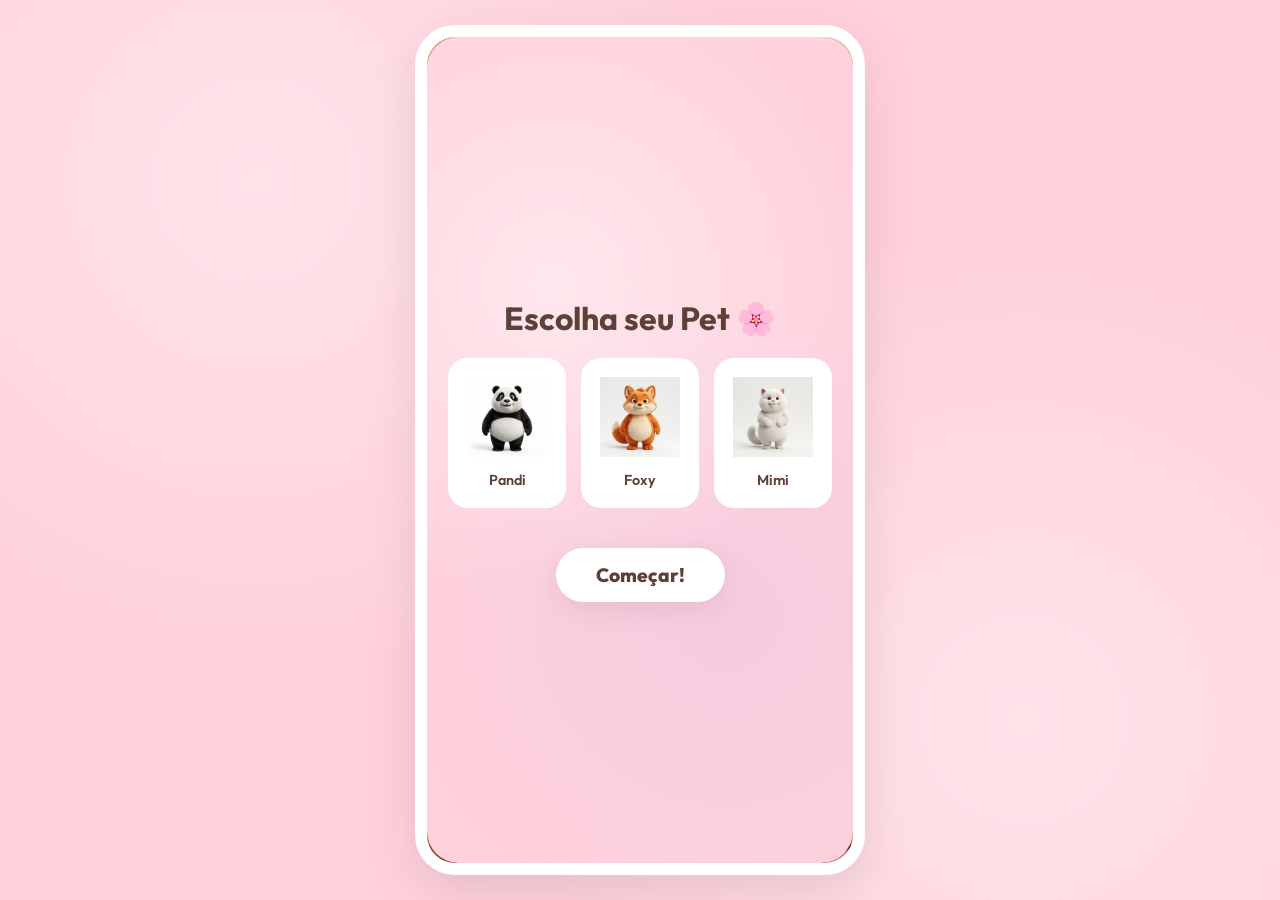
<file: index.html>
<!DOCTYPE html>
<html lang="pt-BR">

<head>
    <meta charset="UTF-8">
    <meta name="viewport" content="width=device-width, initial-scale=1.0">
    <title>Paw Bakery 🐾</title>
    <link rel="stylesheet" href="style.css">
</head>

<body>
    <div id="game-container">
        <!-- Room Decor Background (Now an image) -->
        <div id="room-bg"></div>

        <!-- Selection Screen -->
        <div id="selection-screen" class="overlay">
            <h1>Escolha seu Pet 🌸</h1>
            <div class="pet-options">
                <div class="pet-option" data-pet="pandi">
                    <img class="pet-preview-img" src="assets/pandi.png" alt="Pandi">
                    <span>Pandi</span>
                </div>
                <div class="pet-option" data-pet="foxy">
                    <img class="pet-preview-img" src="assets/foxy.png" alt="Foxy">
                    <span>Foxy</span>
                </div>
                <div class="pet-option" data-pet="mimi">
                    <img class="pet-preview-img" src="assets/mimi.png" alt="Mimi">
                    <span>Mimi</span>
                </div>
            </div>
            <button id="start-game" class="main-btn">Começar!</button>
        </div>

        <!-- Accessory Wardrobe Overlay -->
        <div id="wardrobe-screen" class="overlay" style="display: none;">
            <h1>Acessórios 🎀</h1>
            <div class="wardrobe-grid">
                <div class="wardrobe-item-box">
                    <button class="wardrobe-item" data-acc="bow" data-price="0">🎀</button>
                    <span class="price-tag">Grátis</span>
                </div>
                <div class="wardrobe-item-box">
                    <button class="wardrobe-item" data-acc="crown" data-price="30">👑</button>
                    <span class="price-tag">🪙 30</span>
                </div>
                <div class="wardrobe-item-box">
                    <button class="wardrobe-item" data-acc="flower" data-price="15">🌸</button>
                    <span class="price-tag">🪙 15</span>
                </div>
                <div class="wardrobe-item-box">
                    <button class="wardrobe-item" data-acc="hat" data-price="50">🎩</button>
                    <span class="price-tag">🪙 50</span>
                </div>
                <div class="wardrobe-item-box">
                    <button class="wardrobe-item" data-acc="star" data-price="25">⭐</button>
                    <span class="price-tag">🪙 25</span>
                </div>
                <div class="wardrobe-item-box">
                    <button class="wardrobe-item" data-acc="none">❌</button>
                    <span class="price-tag">-</span>
                </div>
            </div>
            <button id="close-wardrobe" class="main-btn">Voltar</button>
        </div>

        <!-- Minigame Screen -->
        <div id="minigame-screen" class="overlay" style="display: none;">
            <h1>Donut Run! 🍩</h1>
            <canvas id="minigame-canvas" width="400" height="600"></canvas>
            <div id="minigame-hud">
                <span id="mg-score">🍩 0</span>
                <button id="mg-quit" class="main-btn mini-btn">Voltar</button>
            </div>
        </div>

        <!-- Status Bars -->
        <div class="status-area">
            <div class="status-item">
                <span class="status-icon">🍰</span>
                <div class="bar-container">
                    <div id="hunger-bar" class="bar-fill bar-hunger"></div>
                </div>
            </div>
            <div class="status-item">
                <span class="status-icon">🧼</span>
                <div class="bar-container">
                    <div id="hygiene-bar" class="bar-fill bar-hygiene"></div>
                </div>
            </div>
            <div class="status-item">
                <span class="status-icon">⭐</span>
                <div class="bar-container">
                    <div id="happiness-bar" class="bar-fill bar-happiness"></div>
                </div>
            </div>
        </div>
        
        <!-- Coin HUD -->
        <div id="coin-hud">🪙 <span id="coin-count">50</span></div>


        <!-- Pet Interaction Area -->
        <div class="pet-area" id="pet-area">
            <div id="dirt-overlay" class="dirt-overlay"></div>
            <div id="pet" class="pet-idle">
                <img id="pet-img" src="assets/pandi.png" alt="Pet">
                <div id="pet-accessory" class="pet-accessory"></div>
            </div>
            <div id="fx-container" class="fx-container"></div>
        </div>

        <!-- Controls Area -->
        <div class="controls-area">
            <div class="menu-container">
                <button id="btn-food" class="control-btn" title="Alimentar">🍓</button>
                <div id="food-menu" class="sub-menu">
                    <button class="food-opt" data-emoji="🍓">🍓</button>
                    <button class="food-opt" data-emoji="🧁">🧁</button>
                    <button class="food-opt" data-emoji="🥛">🥛</button>
                    <button class="food-opt" data-emoji="🍩">🍩</button>
                    <button class="food-opt" data-emoji="🍪">🍪</button>
                    <button class="food-opt" data-emoji="🥞">🥞</button>
                </div>
            </div>
            <button id="btn-bath" class="control-btn" title="Banho">🛁</button>
            <button id="btn-minigame" class="control-btn" title="Minigame">🎮</button>
            <button id="btn-shop" class="control-btn" title="Acessório">🎀</button>
        </div>
    </div>

    <!-- Emoji drag cursor -->
    <div id="drag-cursor" class="drag-cursor"></div>

    <script src="script.js"></script>
</body>

</html>
</file>
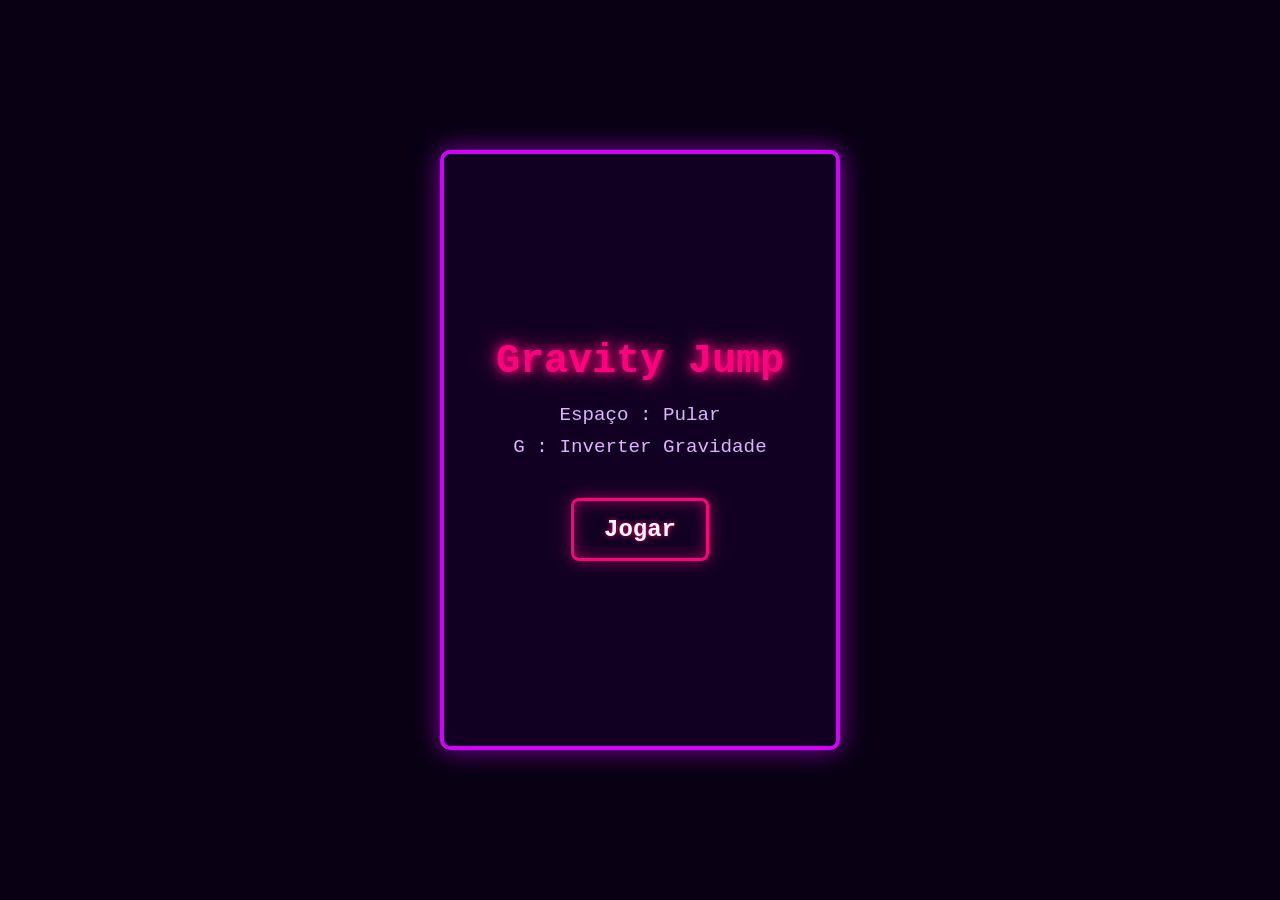
<file: gravity-jump/index.html>
<!DOCTYPE html>
<html lang="pt-BR">
<head>
    <meta charset="UTF-8">
    <meta name="viewport" content="width=device-width, initial-scale=1.0">
    <title>Gravity Jump</title>
    <link rel="stylesheet" href="style.css">
</head>
<body>
    <div id="game-container">
        <!-- Main Game Canvas -->
        <canvas id="game-canvas"></canvas>

        <!-- UI Overlays -->
        <div id="hud" class="overlay hidden">
            <div id="phase-display">Phase: <span>1</span></div>
            <div id="score-display">Score: <span>0</span></div>
            <div id="time-display">Time: <span>0</span>s</div>
        </div>

        <!-- Start Menu Scene -->
        <div id="menu-scene" class="overlay scene active">
            <h1>Gravity Jump</h1>
            <p>Espaço : Pular</p>
            <p>G : Inverter Gravidade</p>
            <button id="btn-start" class="btn">Jogar</button>
        </div>

        <!-- Phase Transition Scene -->
        <div id="phase-scene" class="overlay scene hidden">
            <h1 id="phase-title">Phase 1 Clear!</h1>
            <div class="button-group">
                <button id="btn-continue" class="btn">Continuar</button>
                <button id="btn-quit" class="btn btn-secondary">Sair</button>
            </div>
        </div>

        <!-- Game Over Scene -->
        <div id="gameover-scene" class="overlay scene hidden">
            <h1>Game Over!</h1>
            <p>Score Final: <span id="final-score">0</span></p>
            <p>Tempo: <span id="final-time">0</span>s</p>
            <button id="btn-restart" class="btn">Tentar Novamente</button>
        </div>
    </div>

    <!-- Scripts -->
    <script src="scripts/player/player.js"></script>
    <script src="scripts/gravity/gravity.js"></script>
    <script src="scripts/score/score.js"></script>
    <script src="scripts/platforms/platform.js"></script>
    <script src="scripts/main.js"></script>
</body>
</html>
</file>
<file: style.css>
@import url('https://fonts.googleapis.com/css2?family=Outfit:wght@400;600;800&display=swap');

:root {
    --bg-color: #FFD1DC;
    --accent-pink: #F8BBD0;
    --accent-lilac: #E1BEE7;
    --accent-mint: #C8E6C9;
    --white: #FFFFFF;
    --text-color: #5D4037;
    --shadow: 0 8px 30px rgba(0, 0, 0, 0.08);
    --glass: rgba(255, 255, 255, 0.7);
}

* {
    margin: 0;
    padding: 0;
    box-sizing: border-box;
    font-family: 'Outfit', sans-serif;
    -webkit-tap-highlight-color: transparent;
    user-select: none;
}

body {
    background-color: var(--bg-color);
    background-image:
        radial-gradient(circle at 20% 20%, rgba(255, 255, 255, 0.4) 0%, transparent 40%),
        radial-gradient(circle at 80% 80%, rgba(255, 255, 255, 0.4) 0%, transparent 40%);
    height: 100vh;
    display: flex;
    justify-content: center;
    align-items: center;
    overflow: hidden;
    color: var(--text-color);
}

/* ==================== GAME CONTAINER ==================== */
#game-container {
    width: 100%;
    max-width: 450px;
    height: 100%;
    max-height: 850px;
    background: var(--glass);
    backdrop-filter: blur(10px);
    border: 8px solid var(--white);
    border-radius: 40px;
    position: relative;
    box-shadow: var(--shadow);
    display: flex;
    flex-direction: column;
    padding: 20px;
    overflow: hidden;
}

/* ==================== STATUS BARS ==================== */
.status-area {
    display: flex;
    justify-content: space-around;
    padding: 15px 10px;
    gap: 10px;
    z-index: 5;
}

.status-item {
    flex: 1;
    background: var(--white);
    padding: 10px;
    border-radius: 20px;
    display: flex;
    flex-direction: column;
    align-items: center;
    box-shadow: 0 4px 10px rgba(0, 0, 0, 0.05);
}

.status-icon {
    font-size: 1.5rem;
    margin-bottom: 5px;
}

.bar-container {
    width: 100%;
    height: 8px;
    background: #f0f0f0;
    border-radius: 10px;
    overflow: hidden;
}

.bar-fill {
    height: 100%;
    width: 100%;
    border-radius: 10px;
    transition: width 0.4s ease;
}

.bar-hunger {
    background: linear-gradient(90deg, #FFAB91, #FF7043);
}

.bar-hygiene {
    background: linear-gradient(90deg, #81D4FA, #29B6F6);
}

.bar-happiness {
    background: linear-gradient(90deg, #FFF59D, #FFD54F);
}

/* ==================== PET AREA ==================== */
.pet-area {
    flex: 1;
    display: flex;
    justify-content: center;
    align-items: center;
    position: relative;
}

#pet {
    width: 220px;
    height: 220px;
    cursor: pointer;
    transition: transform 0.2s;
    z-index: 10;
    position: relative;
    display: flex;
    justify-content: center;
    align-items: center;
}

/* PET AREA ROOM BACKGROUND */
#game-container {
    background: #fdf0f4; /* Wall fallback */
    position: relative;
    border: 12px solid #fff;
    box-shadow: 0 15px 50px rgba(0,0,0,0.1);
    overflow: hidden;
}

#room-bg {
    position: absolute;
    top: 0;
    left: 0;
    width: 100%;
    height: 100%;
    z-index: 0;
    background-image: url('assets/room_bg.png');
    background-size: cover;
    background-position: center;
    background-repeat: no-repeat;
    pointer-events: none; /* Let clicks pass through */
}

/* Accessory base styling */

#pet-img {
    height: 250px; /* Adjust based on asset proportions */
    max-width: 100%;
    object-fit: contain;
    position: relative;
    z-index: 1;
    pointer-events: none;
    mix-blend-mode: multiply; /* Make white background transparent */
}

/* ACCESSORY — Positioned via JS (draggable) */
.pet-accessory {
    position: absolute;
    font-size: 2rem;
    z-index: 20;
    pointer-events: auto; /* Enable dragging */
    cursor: grab;
    filter: drop-shadow(0 4px 6px rgba(0, 0, 0, 0.2));
    user-select: none;
    transition: transform 0.1s;
}

.pet-accessory:active {
    cursor: grabbing;
    transform: scale(1.2);
}

/* ==================== ANIMATIONS ==================== */
.pet-idle {
    animation: breathe 3s infinite ease-in-out;
}

@keyframes breathe {

    0%,
    100% {
        transform: scale(1);
    }

    50% {
        transform: scale(1.04) translateY(-3px);
    }
}

.pet-jump {
    animation: jump 0.5s ease-out;
}

@keyframes jump {

    0%,
    100% {
        transform: translateY(0);
    }

    50% {
        transform: translateY(-35px) scale(1.05);
    }
}

.pet-eating {
    animation: eating 0.4s ease-in-out;
}

@keyframes eating {
    0% {
        transform: scale(1);
    }

    25% {
        transform: scale(1.08) rotate(-3deg);
    }

    50% {
        transform: scale(0.95) rotate(3deg);
    }

    75% {
        transform: scale(1.06) rotate(-2deg);
    }

    100% {
        transform: scale(1);
    }
}

@keyframes shake {
    0%, 100% { transform: translateX(0); }
    25% { transform: translateX(-5px); }
    50% { transform: translateX(5px); }
    75% { transform: translateX(-5px); }
}

/* ==================== DIRT OVERLAY ==================== */
.dirt-overlay {
    position: absolute;
    top: 50%;
    left: 50%;
    transform: translate(-50%, -50%);
    width: 230px;
    height: 230px;
    pointer-events: none;
    opacity: 0;
    transition: opacity 0.5s;
    z-index: 11;
}

.dirt-spot {
    position: absolute;
    background: rgba(139, 94, 60, 0.35);
    border-radius: 50%;
    filter: blur(4px);
}

/* ==================== CONTROLS ==================== */
.controls-area {
    padding: 15px;
    display: flex;
    justify-content: center;
    gap: 15px;
    z-index: 5;
}

.control-btn {
    width: 65px;
    height: 65px;
    background: var(--white);
    border-radius: 50%;
    border: none;
    box-shadow: 0 6px 15px rgba(0, 0, 0, 0.1);
    cursor: pointer;
    font-size: 1.8rem;
    display: flex;
    justify-content: center;
    align-items: center;
    transition: transform 0.2s, box-shadow 0.2s;
}

.control-btn:hover {
    transform: translateY(-5px);
    box-shadow: 0 10px 20px rgba(0, 0, 0, 0.15);
}

.control-btn:active {
    transform: scale(0.92);
}

.control-btn.active-tool {
    background: var(--accent-pink);
    box-shadow: 0 0 20px rgba(248, 187, 208, 0.6);
}

/* ==================== FOOD SUB-MENU ==================== */
.menu-container {
    position: relative;
}

.sub-menu {
    position: absolute;
    bottom: 80px;
    left: 50%;
    transform: translateX(-50%) scale(0);
    background: var(--white);
    padding: 10px;
    border-radius: 20px;
    display: grid;
    grid-template-columns: repeat(3, 1fr);
    gap: 10px;
    box-shadow: var(--shadow);
    transition: transform 0.3s cubic-bezier(0.175, 0.885, 0.32, 1.275);
    z-index: 200;
}

.sub-menu.active {
    transform: translateX(-50%) scale(1);
}

.food-opt {
    width: 55px;
    height: 55px;
    border: 3px solid transparent;
    background: var(--accent-pink);
    border-radius: 18px;
    font-size: 1.6rem;
    cursor: pointer;
    display: flex;
    justify-content: center;
    align-items: center;
    transition: transform 0.2s, border-color 0.2s;
}

.food-opt:hover {
    transform: scale(1.15);
}

.food-opt.selected-food {
    border-color: #E91E63;
    background: #FCE4EC;
}

/* ==================== EMOJI DRAG CURSOR ==================== */
.drag-cursor {
    position: fixed;
    width: 60px;
    height: 60px;
    z-index: 9999;
    pointer-events: none;
    display: none;
    font-size: 2.8rem;
    text-align: center;
    line-height: 60px;
    filter: drop-shadow(0 5px 10px rgba(0, 0, 0, 0.25));
}

/* ==================== FX ==================== */
.fx-container {
    position: absolute;
    pointer-events: none;
    width: 100%;
    height: 100%;
    top: 0;
    left: 0;
    z-index: 50;
}

.bubble {
    position: fixed;
    background: rgba(255, 255, 255, 0.8);
    border-radius: 50%;
    border: 2px solid rgba(129, 212, 250, 0.6);
    animation: floatUp 1.2s ease-out forwards;
}

@keyframes floatUp {
    0% {
        transform: translateY(0) scale(1);
        opacity: 0.8;
    }

    100% {
        transform: translateY(-60px) scale(1.4);
        opacity: 0;
    }
}

.heart-fx {
    position: absolute;
    font-size: 1.5rem;
    animation: heartFloat 1s ease-out forwards;
    pointer-events: none;
}

@keyframes heartFloat {
    0% {
        transform: translateY(0) scale(0.5);
        opacity: 1;
    }

    100% {
        transform: translateY(-80px) scale(1.2);
        opacity: 0;
    }
}

.food-pop {
    position: absolute;
    font-size: 2rem;
    animation: foodPop 0.8s ease-out forwards;
    pointer-events: none;
}

@keyframes foodPop {
    0% {
        transform: scale(1) translateY(0);
        opacity: 1;
    }

    50% {
        transform: scale(1.4) translateY(-30px);
        opacity: 0.8;
    }

    100% {
        transform: scale(0.5) translateY(-60px);
        opacity: 0;
    }
}

/* ==================== COIN HUD ==================== */
#coin-hud {
    position: absolute;
    top: 90px;
    right: 25px;
    background: var(--white);
    padding: 8px 15px;
    border-radius: 20px;
    font-weight: 800;
    box-shadow: 0 4px 10px rgba(0,0,0,0.1);
    z-index: 100;
    font-size: 1.1rem;
    display: flex;
    align-items: center;
    gap: 5px;
}

/* ==================== OVERLAYS ==================== */

.overlay {
    position: absolute;
    top: 0;
    left: 0;
    width: 100%;
    height: 100%;
    background: var(--bg-color);
    background-image:
        radial-gradient(circle at 30% 30%, rgba(255, 255, 255, 0.5) 0%, transparent 50%),
        radial-gradient(circle at 70% 70%, rgba(225, 190, 231, 0.3) 0%, transparent 50%);
    z-index: 1000;
    display: flex;
    flex-direction: column;
    align-items: center;
    justify-content: center;
    border-radius: 32px;
    padding: 20px;
    text-align: center;
}

.overlay h1 {
    font-size: 2rem;
    margin-bottom: 20px;
    color: var(--text-color);
}

.pet-options {
    display: grid;
    grid-template-columns: repeat(3, 1fr);
    gap: 15px;
    margin-bottom: 40px;
}

.pet-option {
    background: var(--white);
    padding: 15px;
    border-radius: 20px;
    cursor: pointer;
    transition: transform 0.2s, box-shadow 0.2s, border 0.2s;
    border: 4px solid transparent;
}

.pet-option:hover {
    transform: scale(1.05);
}

.pet-option.selected {
    box-shadow: 0 0 25px rgba(233, 30, 99, 0.4);
    border: 6px solid #E91E63;
    transform: scale(1.1);
}

.pet-preview-img {
    width: 80px;
    height: 80px;
    object-fit: contain;
    margin-bottom: 10px;
    background: transparent;
    mix-blend-mode: multiply; /* Make white background transparent */
}

.pet-option span {
    display: block;
    font-size: 0.9rem;
    font-weight: 600;
}

/* Wardrobe */
.wardrobe-grid {
    display: grid;
    grid-template-columns: repeat(3, 1fr);
    gap: 20px;
    margin-bottom: 30px;
}

.wardrobe-item-box {
    display: flex;
    flex-direction: column;
    align-items: center;
    gap: 5px;
}

.wardrobe-item {
    width: 80px;
    height: 80px;
    background: var(--white);
    border: 4px solid transparent;
    border-radius: 20px;
    font-size: 2.5rem;
    cursor: pointer;
    display: flex;
    justify-content: center;
    align-items: center;
    transition: transform 0.2s, border-color 0.2s;
}

.price-tag {
    font-size: 0.8rem;
    font-weight: 800;
    color: var(--text-color);
    background: rgba(255,255,255,0.5);
    padding: 2px 8px;
    border-radius: 10px;
}

.wardrobe-item:hover {
    transform: scale(1.1);
}

.wardrobe-item.equipped {
    border-color: #E91E63;
    background: #FCE4EC;
}

.main-btn {
    padding: 15px 40px;
    font-size: 1.2rem;
    font-weight: 800;
    background: var(--white);
    color: var(--text-color);
    border: none;
    border-radius: 30px;
    box-shadow: var(--shadow);
    cursor: pointer;
    transition: transform 0.2s;
}

.main-btn:hover {
    transform: translateY(-3px) scale(1.05);
}

.main-btn:active {
    transform: scale(0.95);
}

.mini-btn {
    padding: 10px 20px;
    font-size: 0.9rem;
}

/* ==================== MINIGAME ==================== */
#minigame-canvas {
    border-radius: 20px;
    background: #1a1a2e;
    box-shadow: 0 5px 20px rgba(0, 0, 0, 0.3);
    max-width: 100%;
}

#minigame-hud {
    display: flex;
    justify-content: space-between;
    align-items: center;
    width: 100%;
    max-width: 400px;
    margin-top: 15px;
    padding: 0 10px;
}

#mg-score {
    font-size: 1.5rem;
    font-weight: 800;
    color: var(--text-color);
}
</file>
<file: gravity-jump/style.css>
* {
    margin: 0;
    padding: 0;
    box-sizing: border-box;
    font-family: 'Courier New', Courier, monospace; /* Arcade style font */
    user-select: none;
}

body {
    background-color: #090014; /* Very dark purple/black */
    color: #fff;
    display: flex;
    justify-content: center;
    align-items: center;
    height: 100vh;
    overflow: hidden;
}

#game-container {
    position: relative;
    width: 400px; /* Standard vertical mobile-ish ratio */
    height: 600px;
    background-color: #120024;
    border: 4px solid #d400ff; /* Neon purple border */
    border-radius: 10px;
    box-shadow: 0 0 25px rgba(212, 0, 255, 0.6); /* Neon glow */
    overflow: hidden;
}

/* Canvas fills the container */
canvas {
    display: block;
    width: 100%;
    height: 100%;
    image-rendering: pixelated; /* Crisp pixel art if added later */
}

/* Overlays */
.overlay {
    position: absolute;
    top: 0;
    left: 0;
    width: 100%;
    height: 100%;
    pointer-events: none; /* Let clicks pass to canvas if needed */
}

.scene {
    display: flex;
    flex-direction: column;
    justify-content: center;
    align-items: center;
    background: rgba(18, 0, 36, 0.85);
    pointer-events: auto; /* Catch clicks for buttons */
}

.scene h1 {
    font-size: 2.5rem;
    color: #ff007f; /* Neon pink */
    margin-bottom: 20px;
    text-shadow: 0 0 10px #ff007f, 0 0 20px #ff007f; /* Glow */
}

.scene p {
    font-size: 1.2rem;
    margin-bottom: 10px;
    color: #e0b3ff; /* Light neon purple */
}

.btn {
    margin-top: 30px;
    padding: 15px 30px;
    font-size: 1.5rem;
    font-weight: bold;
    color: #fff;
    background-color: transparent;
    border: 3px solid #ff007f;
    border-radius: 8px;
    cursor: pointer;
    box-shadow: 0 0 15px rgba(255, 0, 127, 0.5), inset 0 0 15px rgba(255, 0, 127, 0.5);
    text-shadow: 0 0 5px #ff007f;
    transition: all 0.2s;
}

.btn:hover {
    background-color: rgba(255, 0, 127, 0.2);
    box-shadow: 0 0 25px rgba(255, 0, 127, 0.8), inset 0 0 25px rgba(255, 0, 127, 0.8);
}

.btn:active {
    transform: scale(0.95);
}

.btn-secondary {
    border-color: #00ffff;
    color: #00ffff;
    box-shadow: 0 0 15px rgba(0, 255, 255, 0.5), inset 0 0 15px rgba(0, 255, 255, 0.5);
    text-shadow: 0 0 5px #00ffff;
    margin-left: 10px;
}

.btn-secondary:hover {
    background-color: rgba(0, 255, 255, 0.2);
    box-shadow: 0 0 25px rgba(0, 255, 255, 0.8), inset 0 0 25px rgba(0, 255, 255, 0.8);
}

.button-group {
    display: flex;
    gap: 15px;
    margin-top: 20px;
}

#hud {
    display: flex;
    justify-content: space-between;
    padding: 10px 20px;
    font-size: 1.2rem;
    font-weight: bold;
    color: #fff;
    text-shadow: 0 0 10px #d400ff;
}

#phase-scene {
    background: rgba(18, 0, 36, 0.9); /* Darker to give a pause feeling */
    display: flex;
    flex-direction: column;
    justify-content: center;
    align-items: center;
}

#phase-title {
    font-size: 3rem;
    color: #00ffff; /* Neon cyan for phase text */
    text-shadow: 0 0 15px #00ffff, 0 0 30px #00ffff;
    animation: pulsePhase 1s infinite alternate;
    text-align: center;
}

@keyframes pulsePhase {
    0% { transform: scale(1); text-shadow: 0 0 10px #00ffff; }
    100% { transform: scale(1.1); text-shadow: 0 0 25px #00ffff, 0 0 40px #00ffff; }
}

.hidden {
    display: none !important;
}
</file>
